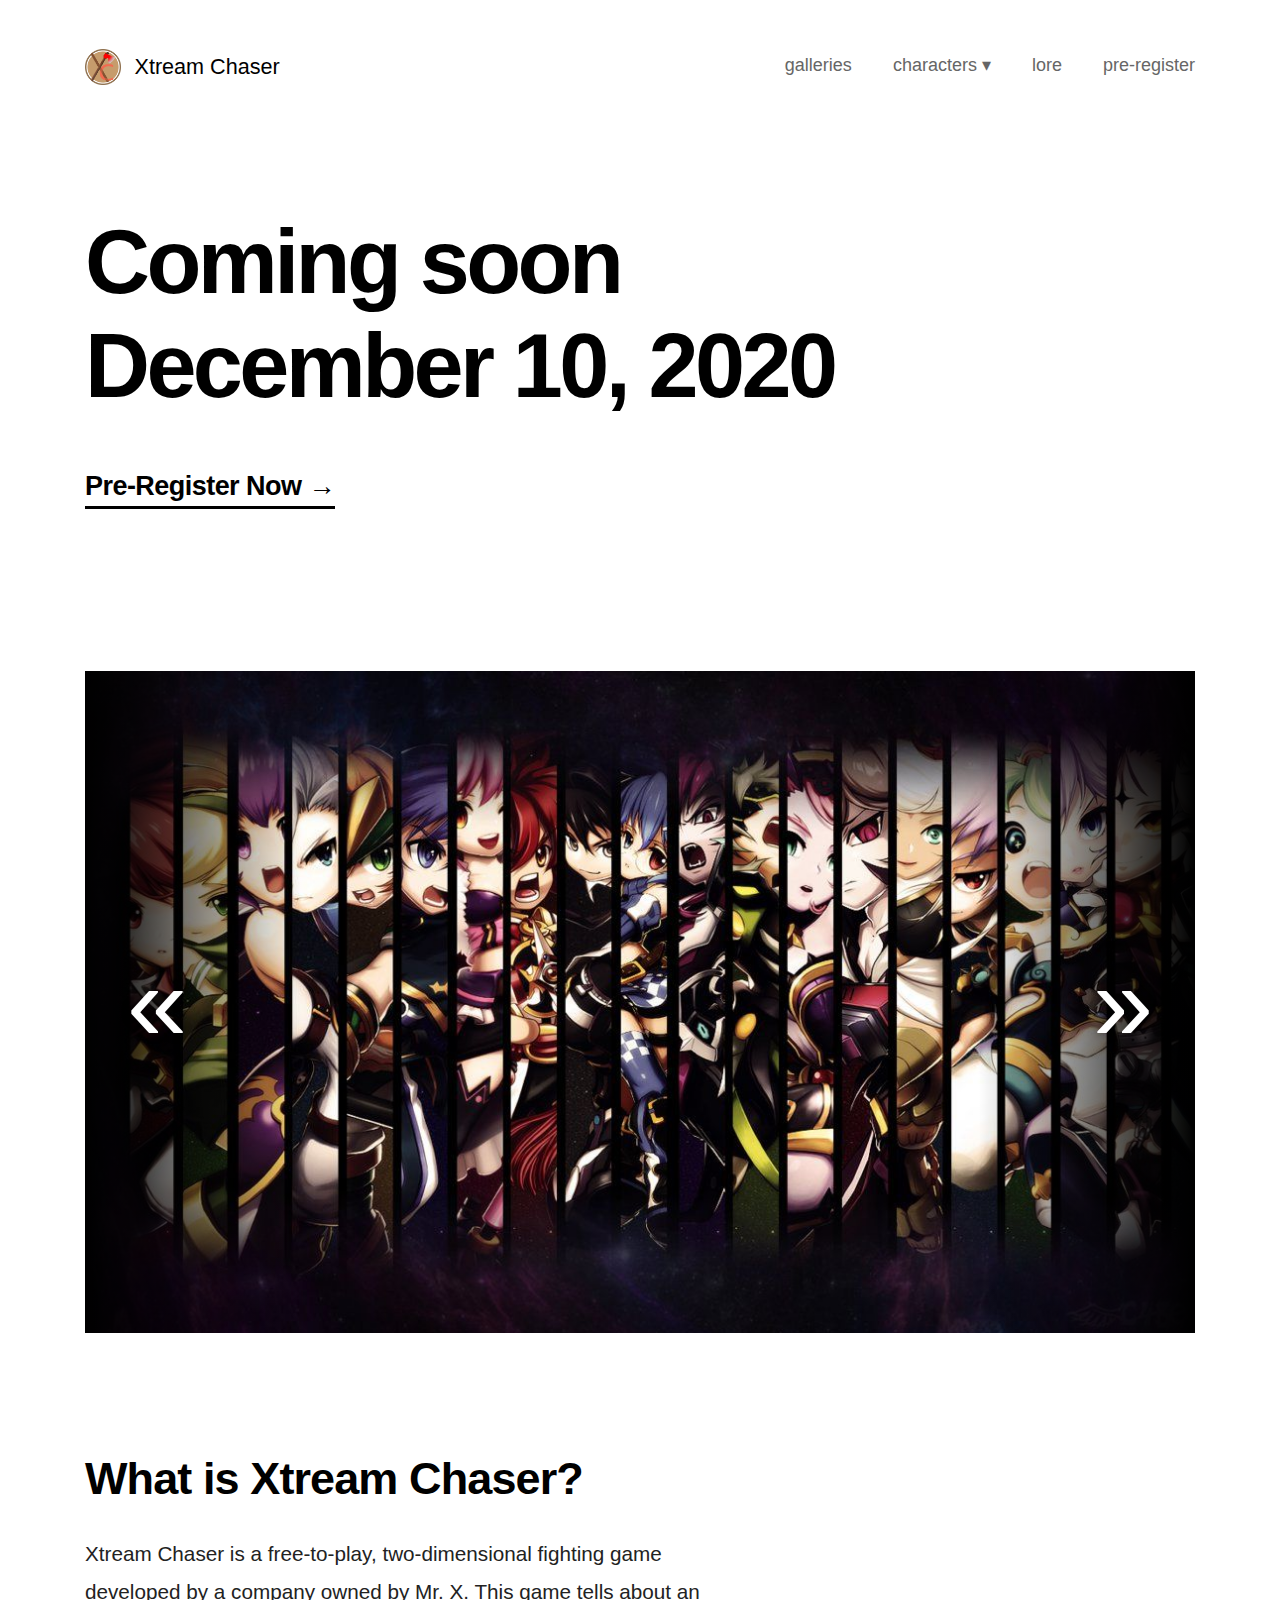
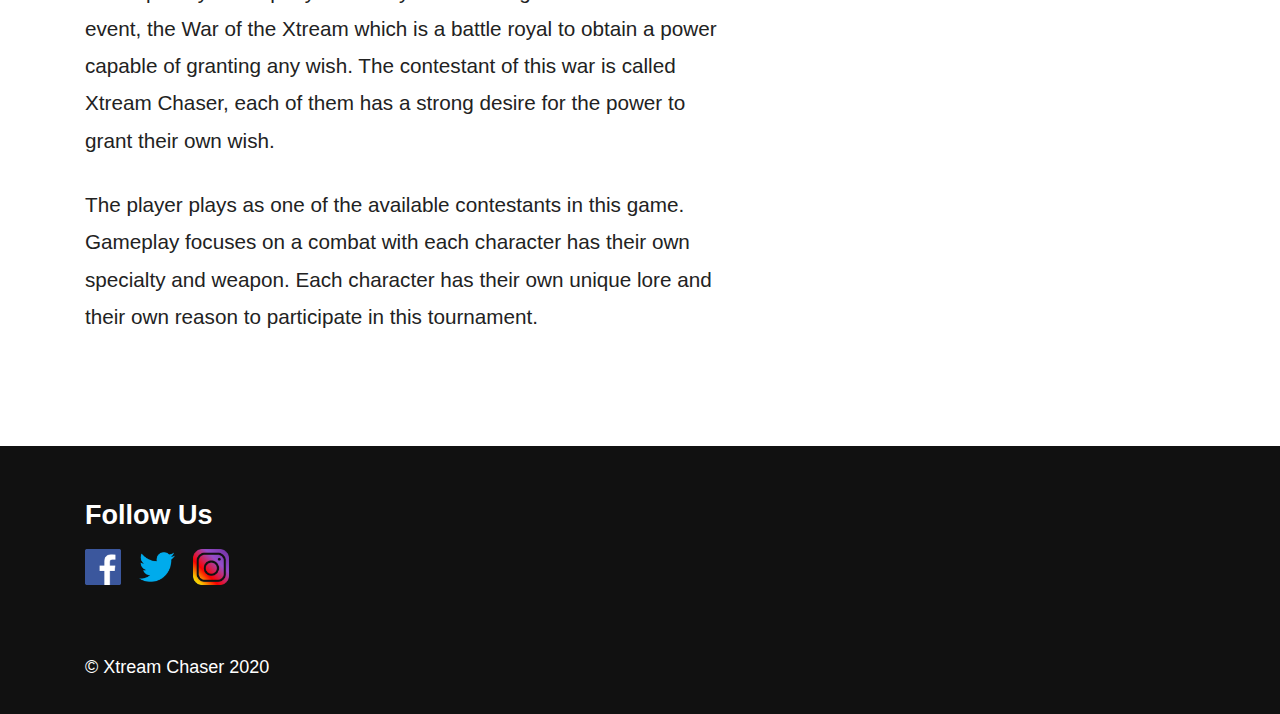
<file: index.html>
<!DOCTYPE html>
<html lang="en">
<head>

	<meta charset="UTF-8">
	<meta name="viewport" content="width=device-width, initial-scale=1.0">
	<title>Home &mdash; Xtream Chaser</title>

	<link rel="stylesheet" href="assets/css/style.css">

</head>
<body>

	<header class="header">
		<div class="container header__inner">
			<a href="index.html" class="header__logo">
				<img src="assets/media/logo.jpg" class="header__logo-image" alt="Logo">
				<div>Xtream Chaser</div>
			</a>
			<nav class="nav--web">
				<div class="menu__item">
					<a href="galleries.html" class="menu__link">galleries</a>
				</div>
				<div class="menu__item">
					<a href="#" class="menu__link">characters &#9662;</a>
					<div class="submenu">
						<a href="characters.html#mari" class="submenu__link">Mari Onette</a>
						<a href="characters.html#tristan" class="submenu__link">Tristan Iseult</a>
						<a href="characters.html#inconnue" class="submenu__link">Inconnue</a>
						<a href="characters.html#zero" class="submenu__link">X Æ A-00</a>
					</div>
				</div>
				<div class="menu__item">
					<a href="lore.html" class="menu__link">lore</a>
				</div>
				<div class="menu__item">
					<a href="pre-register.html" class="menu__link">pre-register</a>
				</div>
			</nav>
			<nav class="nav--mobile">
				<div class="menu__item">
					<a href="#" class="menu__link">menu &#9662;</a>
					<div class="submenu submenu--mobile">
						<a href="galleries.html" class="submenu__link">galleries</a>
						<a href="characters.html" class="submenu__link">characters</a>
						<a href="lore.html" class="submenu__link">lore</a>
						<a href="pre-register.html" class="submenu__link">pre-register</a>
					</div>
				</div>
			</nav>
		</div>
	</header>

	<main>
		<div class="hero">
			<div class="container">
				<h1 class="hero__title">Coming soon<br>December 10, 2020</h1>
				<a href="pre-register.html" class="hero__button">Pre-Register Now &rarr;</a>
			</div>
		</div>

		<div class="container">
			<div class="slider">
				<div class="slider__button slider__button--prev">
					<div class="slider__arrow slider__arrow--prev">&laquo;</div>
				</div>
				<div class="slider__inner">
					<div class="slider__image slider__image--active"></div>
					<div class="slider__image"></div>
					<div class="slider__image"></div>
					<div class="slider__image"></div>
					<div class="slider__image"></div>
					<div class="slider__image"></div>
					<div class="slider__image"></div>
					<div class="slider__image"></div>
					<div class="slider__image"></div>
				</div>
				<div class="slider__button slider__button--next">
					<div class="slider__arrow slider__arrow--next">&raquo;</div>
				</div>
			</div>
		</div>

		<div class="information">
			<div class="container">
				<h1 class="information__title">What is Xtream Chaser?</h1>
				<p class="information__text">
					Xtream Chaser is a free-to-play, two-dimensional fighting game developed by a company owned by Mr. X. This game tells about an event, the War of the Xtream which is a battle royal to obtain a power capable of granting any wish. The contestant of this war is called Xtream Chaser, each of them has a strong desire for the power to grant their own wish.
				</p>
				<p class="information__text">
					The player plays as one of the available contestants in this game. Gameplay focuses on a combat with each character has their own specialty and weapon. Each character has their own unique lore and their own reason to participate in this tournament.
				</p>
			</div>
		</div>
	</main>

	<footer class="footer">
		<div class="container footer__inner">
			<h1 class="footer__title">Follow Us</h1>
			<div class="footer__social">
				<a href="https://facebook.com/xtremechaser" class="footer__social-link">
					<img src="assets/media/footer/facebook.png" alt="Facebook" class="footer__social-image">
				</a>
				<a href="https://twitter.com/xtremechaser" class="footer__social-link">
					<img src="assets/media/footer/twitter.png" alt="Twitter" class="footer__social-image">
				</a>
				<a href="https://instagram.com/xtremechaser" class="footer__social-link">
					<img src="assets/media/footer/instagram.png" alt="Instagram" class="footer__social-image">
				</a>
			</div>
			&copy; Xtream Chaser 2020
		</div>
	</footer>

	<script src="assets/js/jquery.js"></script>
	<script src="assets/js/main.js"></script>

</body>
</html>
</file>
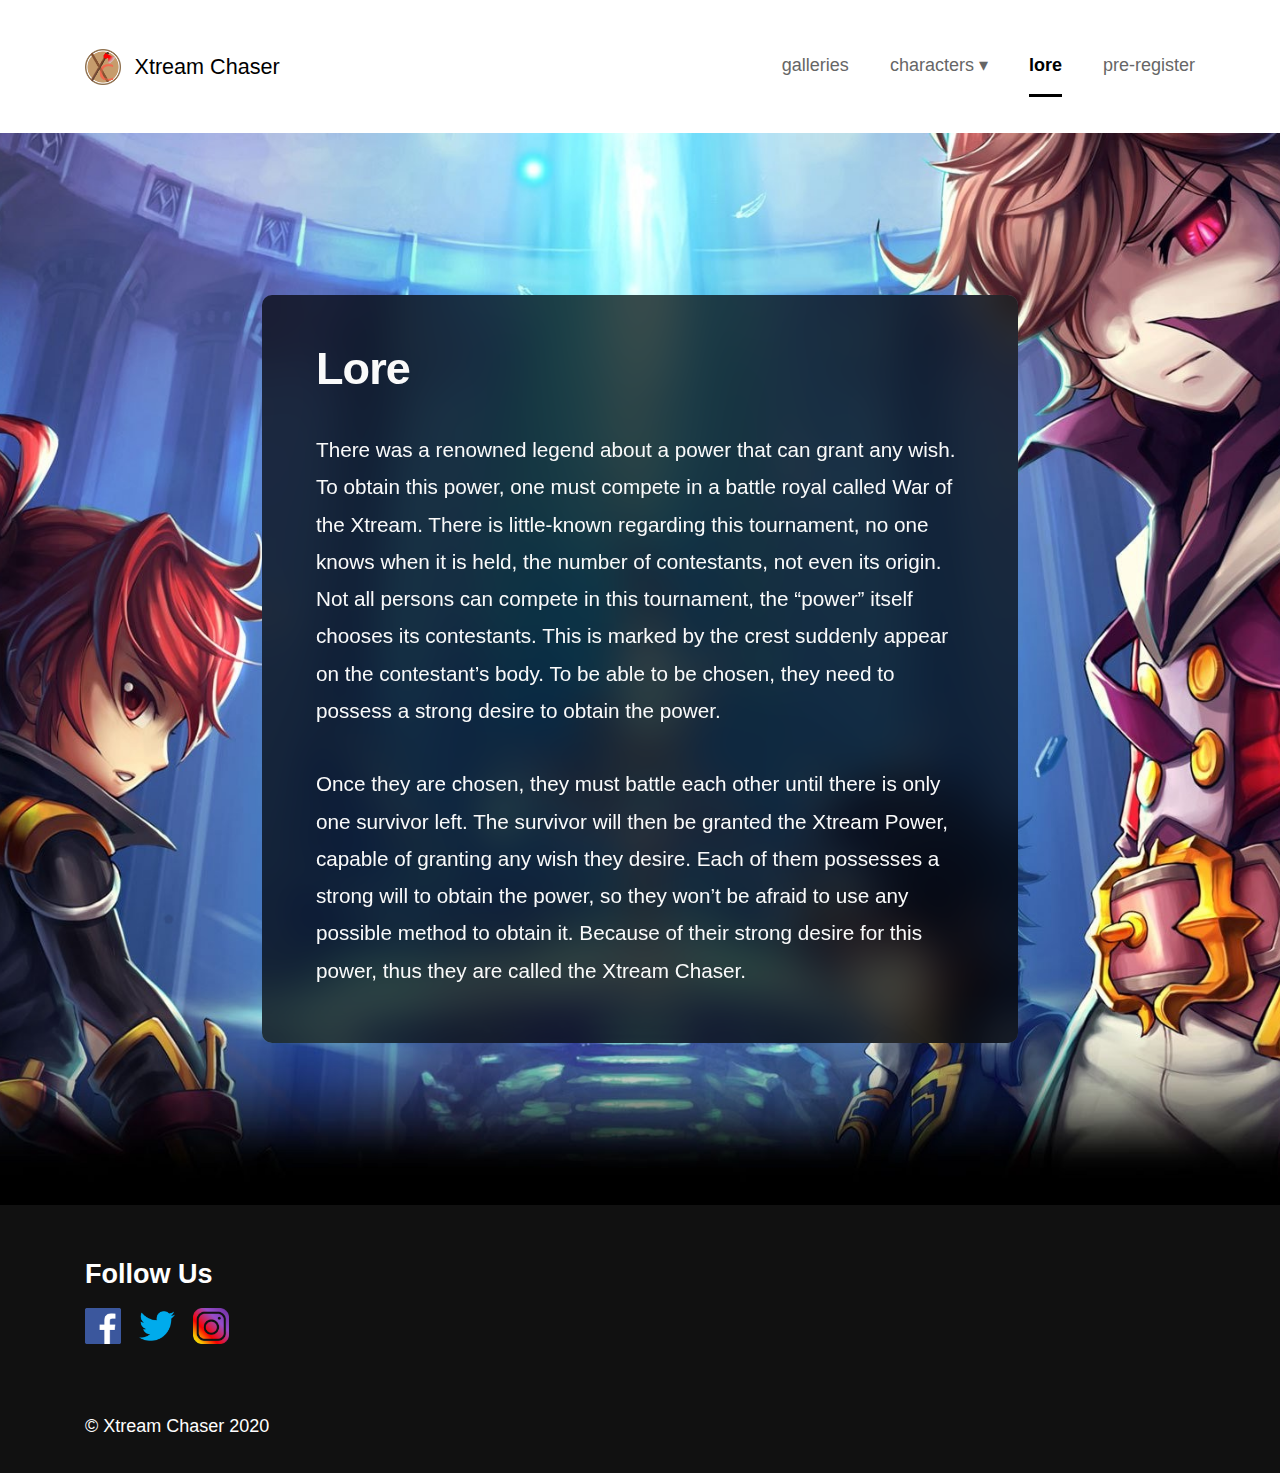
<file: lore.html>
<!DOCTYPE html>
<html lang="en">
<head>

	<meta charset="UTF-8">
	<meta name="viewport" content="width=device-width, initial-scale=1.0">
	<title>Lore &mdash; Xtream Chaser</title>

	<link rel="stylesheet" href="assets/css/style.css">

</head>
<body>

	<header class="header">
		<div class="container header__inner">
			<a href="index.html" class="header__logo">
				<img src="assets/media/logo.jpg" class="header__logo-image" alt="Logo">
				<div>Xtream Chaser</div>
			</a>
			<nav class="nav--web">
				<div class="menu__item">
					<a href="galleries.html" class="menu__link">galleries</a>
				</div>
				<div class="menu__item">
					<a href="#" class="menu__link">characters &#9662;</a>
					<div class="submenu">
						<a href="characters.html#mari" class="submenu__link">Mari Onette</a>
						<a href="characters.html#tristan" class="submenu__link">Tristan Iseult</a>
						<a href="characters.html#inconnue" class="submenu__link">Inconnue</a>
						<a href="characters.html#zero" class="submenu__link">X Æ A-00</a>
					</div>
				</div>
				<div class="menu__item">
					<a href="lore.html" class="menu__link menu__link--selected">lore</a>
				</div>
				<div class="menu__item">
					<a href="pre-register.html" class="menu__link">pre-register</a>
				</div>
			</nav>
			<nav class="nav--mobile">
				<div class="menu__item">
					<a href="#" class="menu__link">menu &#9662;</a>
					<div class="submenu submenu--mobile">
						<a href="galleries.html" class="submenu__link">galleries</a>
						<a href="characters.html" class="submenu__link">characters</a>
						<a href="lore.html" class="submenu__link">lore</a>
						<a href="pre-register.html" class="submenu__link">pre-register</a>
					</div>
				</div>
			</nav>
		</div>
	</header>

	<main>
		<div class="lore">
			<img src="assets/media/lore-image.jpg" class="lore__image" alt="Lore Image">
			<div class="lore__inner">
				<h1 class="lore__title">Lore</h1>
				<p class="lore__text">
					There was a renowned legend about a power that can grant any wish. To obtain this power, one must compete in a battle royal called War of the Xtream. There is little-known regarding this tournament, no one knows when it is held, the number of contestants, not even its origin. Not all persons can compete in this tournament, the “power” itself chooses its contestants. This is marked by the crest suddenly appear on the contestant’s body. To be able to be chosen, they need to possess a strong desire to obtain the power.
				</p>
				<p class="lore__text">
					Once they are chosen, they must battle each other until there is only one survivor left. The survivor will then be granted the Xtream Power, capable of granting any wish they desire. Each of them possesses a strong will to obtain the power, so they won’t be afraid to use any possible method to obtain it. Because of their strong desire for this power, thus they are called the Xtream Chaser.
				</p>
			</div>
		</div>
	</main>

	<footer class="footer">
		<div class="container footer__inner">
			<h1 class="footer__title">Follow Us</h1>
			<div class="footer__social">
				<a href="https://facebook.com/xtremechaser" class="footer__social-link">
					<img src="assets/media/footer/facebook.png" alt="Facebook" class="footer__social-image">
				</a>
				<a href="https://twitter.com/xtremechaser" class="footer__social-link">
					<img src="assets/media/footer/twitter.png" alt="Twitter" class="footer__social-image">
				</a>
				<a href="https://instagram.com/xtremechaser" class="footer__social-link">
					<img src="assets/media/footer/instagram.png" alt="Instagram" class="footer__social-image">
				</a>
			</div>
			&copy; Xtream Chaser 2020
		</div>
	</footer>

	<script src="assets/js/jquery.js"></script>
	<script src="assets/js/main.js"></script>

</body>
</html>
</file>
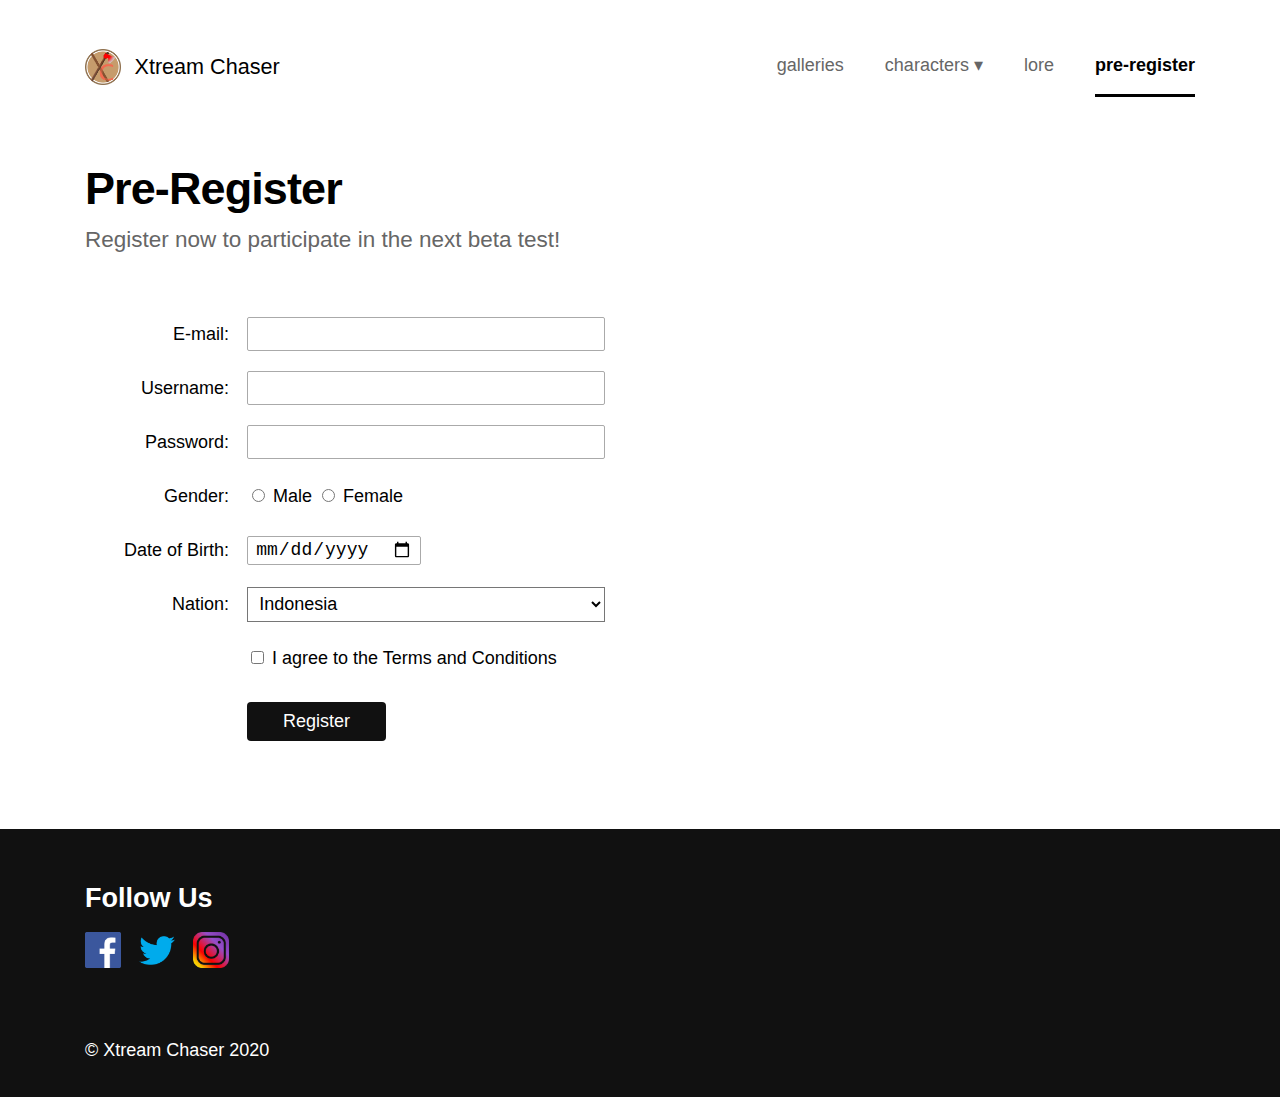
<file: pre-register.html>
<!DOCTYPE html>
<html lang="en">
<head>

	<meta charset="UTF-8">
	<meta name="viewport" content="width=device-width, initial-scale=1.0">
	<title>Pre-Register &mdash; Xtream Chaser</title>

	<link rel="stylesheet" href="assets/css/style.css">

</head>
<body>

	<header class="header">
		<div class="container header__inner">
			<a href="index.html" class="header__logo">
				<img src="assets/media/logo.jpg" class="header__logo-image" alt="Logo">
				<div>Xtream Chaser</div>
			</a>
			<nav class="nav--web">
				<div class="menu__item">
					<a href="galleries.html" class="menu__link">galleries</a>
				</div>
				<div class="menu__item">
					<a href="#" class="menu__link">characters &#9662;</a>
					<div class="submenu">
						<a href="characters.html#mari" class="submenu__link">Mari Onette</a>
						<a href="characters.html#tristan" class="submenu__link">TristanIseult</a>
						<a href="characters.html#inconnue" class="submenu__link">Inconnue</a>
						<a href="characters.html#zero" class="submenu__link">X Æ A-00</a>
					</div>
				</div>
				<div class="menu__item">
					<a href="lore.html" class="menu__link">lore</a>
				</div>
				<div class="menu__item">
					<a href="pre-register.html" class="menu__link menu__link--selected">pre-register</a>
				</div>
			</nav>
			<nav class="nav--mobile">
				<div class="menu__item">
					<a href="#" class="menu__link">menu &#9662;</a>
					<div class="submenu submenu--mobile">
						<a href="galleries.html" class="submenu__link">galleries</a>
						<a href="characters.html" class="submenu__link">characters</a>
						<a href="lore.html" class="submenu__link">lore</a>
						<a href="pre-register.html" class="submenu__link">pre-register</a>
					</div>
				</div>
			</nav>
		</div>
	</header>

	<main>
		<div class="register">
			<div class="container">
				<div>
					<h1 class="register__title">Pre-Register</h1>
					<h2 class="register__subtitle">Register now to participate in the next beta test!</h2>
				</div>

				<form action="" method="post" id="pre-register-form" class="form">
					<div class="form__row">
						<div class="form__label">
							<label for="email">E-mail:</label>
						</div>
						<div class="form__field">
							<input type="text" name="email" id="email" class="form__input">
						</div>
					</div>

					<div class="form__row">
						<div class="form__label">
							<label for="username">Username:</label>
						</div>
						<div class="form__field">
							<input type="text" name="username" id="username" class="form__input">
						</div>
					</div>

					<div class="form__row">
						<div class="form__label">
							<label for="password">Password:</label>
						</div>
						<div class="form__field">
							<input type="password" name="password" id="password" class="form__input">
						</div>
					</div>

					<div class="form__row">
						<div class="form__label">
							<label>Gender:</label>
						</div>
						<div class="form__field">
							<input type="radio" name="gender" id="male"> <label for="male">Male</label>
							<input type="radio" name="gender" id="female"> <label for="female">Female</label>
						</div>
					</div>

					<div class="form__row">
						<div class="form__label">
							<label for="dob">Date of Birth:</label>
						</div>
						<div class="form__field">
							<input type="date" name="dob" id="dob" class="form__date">
						</div>
					</div>

					<div class="form__row">
						<div class="form__label">
							<label for="nation">Nation:</label>
						</div>
						<div class="form__field">
							<select name="nation" id="nation" class="form__select">
								<option value="Argentina">Argentina</option>
								<option value="Iceland">Iceland</option>
								<option value="Indonesia" selected>Indonesia</option>
								<option value="Spain">Spain</option>
							</select>
						</div>
					</div>

					<div class="form__row">
						<div class="form__label"></div>
						<div class="form__field">
							<input type="checkbox" name="tos" id="tos"> <label for="tos">I agree to the Terms and Conditions</label>
						</div>
					</div>

					<div class="form__row">
						<div class="form__label"></div>
						<div class="form__field">
							<input type="submit" value="Register" class="form__submit">
						</div>
					</div>
				</form>
			</div>
		</div>
	</main>

	<footer class="footer">
		<div class="container footer__inner">
			<h1 class="footer__title">Follow Us</h1>
			<div class="footer__social">
				<a href="https://facebook.com/xtremechaser" class="footer__social-link">
					<img src="assets/media/footer/facebook.png" alt="Facebook" class="footer__social-image">
				</a>
				<a href="https://twitter.com/xtremechaser" class="footer__social-link">
					<img src="assets/media/footer/twitter.png" alt="Twitter" class="footer__social-image">
				</a>
				<a href="https://instagram.com/xtremechaser" class="footer__social-link">
					<img src="assets/media/footer/instagram.png" alt="Instagram" class="footer__social-image">
				</a>
			</div>
			&copy; Xtream Chaser 2020
		</div>
	</footer>

	<script src="assets/js/jquery.js"></script>
	<script src="assets/js/main.js"></script>

</body>
</html>
</file>
<file: assets/css/style.css>
html {
	font-family: Helvetica, Arial, sans-serif;
	font-size: 18px;
}

body {
	margin: 0;
}

.container {
	width: 100%;
	max-width: 1200px;
	margin: 0 auto;
	padding: 0 2.5rem;
	box-sizing: border-box;
}

.header {
	width: 100%;
	padding: 2rem 0;
}

.header__inner {
	display: flex;
	justify-content: space-between;
	align-items: center;
}

.header__logo {
	display: flex;
	align-items: center;
	font-size: 1.2rem;
	color: black;
	text-decoration: none;
}

.header__logo-image {
	width: 2rem;
	height: 2rem;
	margin-right: .75rem;
}

.nav--mobile {
	display: none;
}

.menu__item {
	display: inline-block;
}

.menu__link {
	display: inline-block;
	text-decoration: none;
	color: #666666;
	padding: 1rem 0;
	margin-left: 2rem;
	border-bottom: 3px solid white;
}

.menu__link:hover {
	color: black;
}

.menu__link--selected {
	font-weight: 600;
	color: black;
	border-bottom: 3px solid black;
}

.submenu {
	display: none;
	position: absolute;
	z-index: 99999;
	margin-left: 1rem;
	margin-top: -3px;
	background: white;
	overflow: hidden;
	border-radius: 5px;
	box-shadow: 0 2px 8px rgba(0, 0, 0, .2);
}

.submenu--mobile {
	margin-left: -2rem;
	text-align: right;
}

.menu__item:hover .submenu {
	display: block;
}

.submenu__link {
	display: block;
	text-decoration: none;
	color: black;
	padding: .75rem 1rem;
}

.submenu__link:hover {
	background-color: black;
	color: white;
}

.hero {
	display: flex;
	flex-direction: column;
	justify-content: center;
	padding: 1rem 0 9rem;
}

.hero__title {
	font-size: 5rem;
	letter-spacing: -0.2rem;
	line-height: 1.15;
}

.hero__button {
	font-size: 1.5rem;
	font-weight: 600;
	margin-top: -1rem;
	display: inline-block;
	color: black;
	text-decoration: none;
	padding-bottom: .25rem;
	border-bottom: 3px solid black;
	letter-spacing: -0.03rem;
}

.slider {
	position: relative;
}

.slider__inner {
	width: 100%;
	overflow: hidden;
}

.slider__image {
	display: none;
	width: 100%;
	height: 0;
	padding-bottom: 60%;
	background-size: cover;
	margin-bottom: -.5rem;
}

.slider__image:nth-child(1) { background-image: url(../media/slider/1.jpg); }
.slider__image:nth-child(2) { background-image: url(../media/slider/2.jpg); }
.slider__image:nth-child(3) { background-image: url(../media/slider/3.jpg); }
.slider__image:nth-child(4) { background-image: url(../media/slider/4.jpg); }
.slider__image:nth-child(5) { background-image: url(../media/slider/5.jpg); }
.slider__image:nth-child(6) { background-image: url(../media/slider/6.jpg); }
.slider__image:nth-child(7) { background-image: url(../media/slider/7.jpg); }
.slider__image:nth-child(8) { background-image: url(../media/slider/8.jpg); }
.slider__image:nth-child(9) { background-image: url(../media/slider/9.jpg); }

.slider__image--active {
	display: inline-block;
}

.slider__button {
	display: flex;
	justify-content: center;
	align-items: center;
	position: absolute;
	top: 0%;
	cursor: pointer;
	color: white;
	font-size: 6rem;
	width: 12rem;
	height: 100%;
	z-index: 100;
	user-select: none;
}

.slider__button--prev {
	background: rgb(255,255,255);
	background: linear-gradient(270deg, rgba(255,255,255,0) 0%, rgba(0,0,0,1) 100%);
}

.slider__button--next {
	right: 0;
	background: rgb(255,255,255);
	background: linear-gradient(90deg, rgba(255,255,255,0) 0%, rgba(0,0,0,1) 100%);
}

.slider__arrow {
	text-shadow: 0 0 10px rgba(0, 0, 0, .5);
}

.slider__arrow--prev {
	margin-left: -4rem;
}

.slider__arrow--next {
	margin-right: -4rem;
}

.information {
	padding: 5rem 0;
}

.information__title {
	font-size: 2.5rem;
	letter-spacing: -0.05rem;
}

.information__text {
	max-width: 36rem;
	font-size: 1.15rem;
	line-height: 1.8;
	color: #222222;
	margin-top: 1.5rem;
}

.galleries__title {
	font-size: 2.5rem;
	letter-spacing: -0.05rem;
}

.galleries__preview {
	display: flex;
	justify-content: center;
	align-items: center;
	margin: 6rem 0 5rem;
}

.galleries__preview-inner {
	max-width: 30rem;
}

.galleries__big-image {
	max-width: 100%;
}

.galleries__selection {
	margin-bottom: 6rem;
	min-width: 100%;
	overflow-x: auto;
	background-color: #dddddd;
}

.galleries__selection--inner {
	display: flex;
	width: min-content;
	padding: 1rem;
}

.galleries__button {
	border: none;
	background: none;
	cursor: pointer;
	margin: 0 1rem;
	padding: 0;
}

.galleries__thumbnail {
	width: 200px;
}

.galleries__video {
	width: 100%;
	margin-bottom: 5rem;
}

.characters__title {
	font-size: 2.5rem;
	letter-spacing: -0.05rem;
}

.characters__card {
	display: flex;
	align-items: center;
	margin: 6rem 0;
}

.characters__card:nth-of-type(2n) {
	flex-direction: row-reverse;
}

.characters__image {
	flex-shrink: 0;
	margin-right: 3rem;
	width: 33%;
	max-width: 20rem;
}

.characters__card:nth-of-type(2n) .characters__image {
	margin-left: 3rem;
	margin-right: 0;
}

.characters__name {
	margin-top: 0;
}

.characters__text {
	line-height: 1.75;
}

.characters__video {
	width: 100%;
	margin-top: 1rem;
}

.lore {
	padding: 9rem 0;
	background: url(../media/lore-image.jpg) center center;
	background-size: cover;
}

.lore__image {
	display: none;
}

.lore__inner {
	max-width: 36rem;
	margin: auto;
	color: #fafafa;
	background-color: rgba(0, 0, 0, .7);
	backdrop-filter: blur(20px);
	padding: 1rem 3rem;
	border-radius: 10px;
}

.lore__title {
	font-size: 2.5rem;
	letter-spacing: -0.05rem;
}

.lore__text {
	font-size: 1.15rem;
	line-height: 1.8;
	margin: 2rem 0;
}

.register__title {
	font-size: 2.5rem;
	letter-spacing: -0.05rem;
}

.register__subtitle {
	font-size: 1.25rem;
	margin-top: -1rem;
	color: #666666;
	font-weight: 400;
}

.register__text {
	max-width: 36rem;
	font-size: 1.15rem;
	line-height: 1.8;
	color: #222222;
	margin-top: 1.5rem;
}

.form {
	margin-top: 3rem;
	margin-bottom: 5rem;
	max-width: 28rem;
}

.form__row {
	display: flex;
	align-items: center;
	height: 3rem;
}

.form__label {
	text-align: right;
	width: 8rem;
	margin-right: 1rem;
}

.form__field {
	flex-grow: 1;
}

.form__input {
	font-size: 1rem;
	padding: .3rem .4rem;
	border-radius: 2px;
	border: 1px solid #aaaaaa;
	width: 100%;
}

.form__date {
	font-size: 1rem;
	padding: .15rem .4rem;
	border-radius: 2px;
	border: 1px solid #aaaaaa;
	background-color: white;
}

.form__select {
	font-size: 1rem;
	padding: .3rem .4rem;
	background-color: white;
	width: 100%;
	box-sizing: content-box;
}

.form__submit {
	font-size: 1rem;
	padding: .5rem 2rem;
	border-radius: 4px;
	border: none;
	background-color: #111111;
	color: white;
	margin-top: 1rem;
	cursor: pointer;
}

.form__submit:hover {
	background-color: #222222;
}

.footer {
	background-color: #111111;
	color: white;
	padding: 2rem 0;
}

.footer__title {
	font-size: 1.5rem;
}

.footer__social {
	display: flex;
	margin-bottom: 4rem;
}

.footer__social-link {
	display: flex;
	align-items: center;
	margin-right: 1rem;
}

.footer__social-image {
	width: 2rem;
}

@media screen and (max-width: 800px) {
	html {
		font-size: 14px;
	}

	.container {
		padding: 0 1.5rem;
	}

	.nav--web {
		display: none;
	}

	.nav--mobile {
		display: block;
	}

	.hero {
		padding: 2rem 0 6.5rem;
	}

	.hero__title {
		font-size: 3rem;
		letter-spacing: -0.125rem;
		line-height: 1.15;
	}

	.hero__button {
		font-size: 1.25rem;
		margin-top: -1rem;
		padding-bottom: .25rem;
	}

	.slider__button {
		font-size: 4rem;
		width: 6rem;
	}

	.slider__arrow--prev {
		margin-left: -2rem;
	}

	.slider__arrow--next {
		margin-right: -2rem;
	}

	.information {
		padding: 2rem 0;
	}

	.characters__card, .characters__card:nth-of-type(2n) {
		flex-direction: column;
		align-items: center;
		padding: 2rem 0;
		border-bottom: 1px dashed #aaaaaa;
	}

	.characters__card:last-child {
		border: none;
	}

	.characters__image, .characters__card:nth-of-type(2n) .characters__image {
		width: auto;
		margin: 0 0 5rem;
	}

	.lore {
		padding: 0;
		background: none;
	}

	.lore__image {
		display: block;
		width: 100%;
	}

	.lore__inner {
		color: black;
		background: none;
		backdrop-filter: none;
		border-radius: 0;
		padding: 1rem 1.5rem 2rem;
		margin: 0;
	}

	.lore__title {
		margin-top: 3rem;
	}

	.form {
		max-width: 18rem;
	}

	.form__row {
		flex-direction: column;
		align-items: flex-start;
		height: auto;
		margin-bottom: 1.5rem;
	}

	.form__field {
		width: 100%;
	}

	.form__label {
		text-align: left;
		margin-bottom: .5rem;
	}
}
</file>
